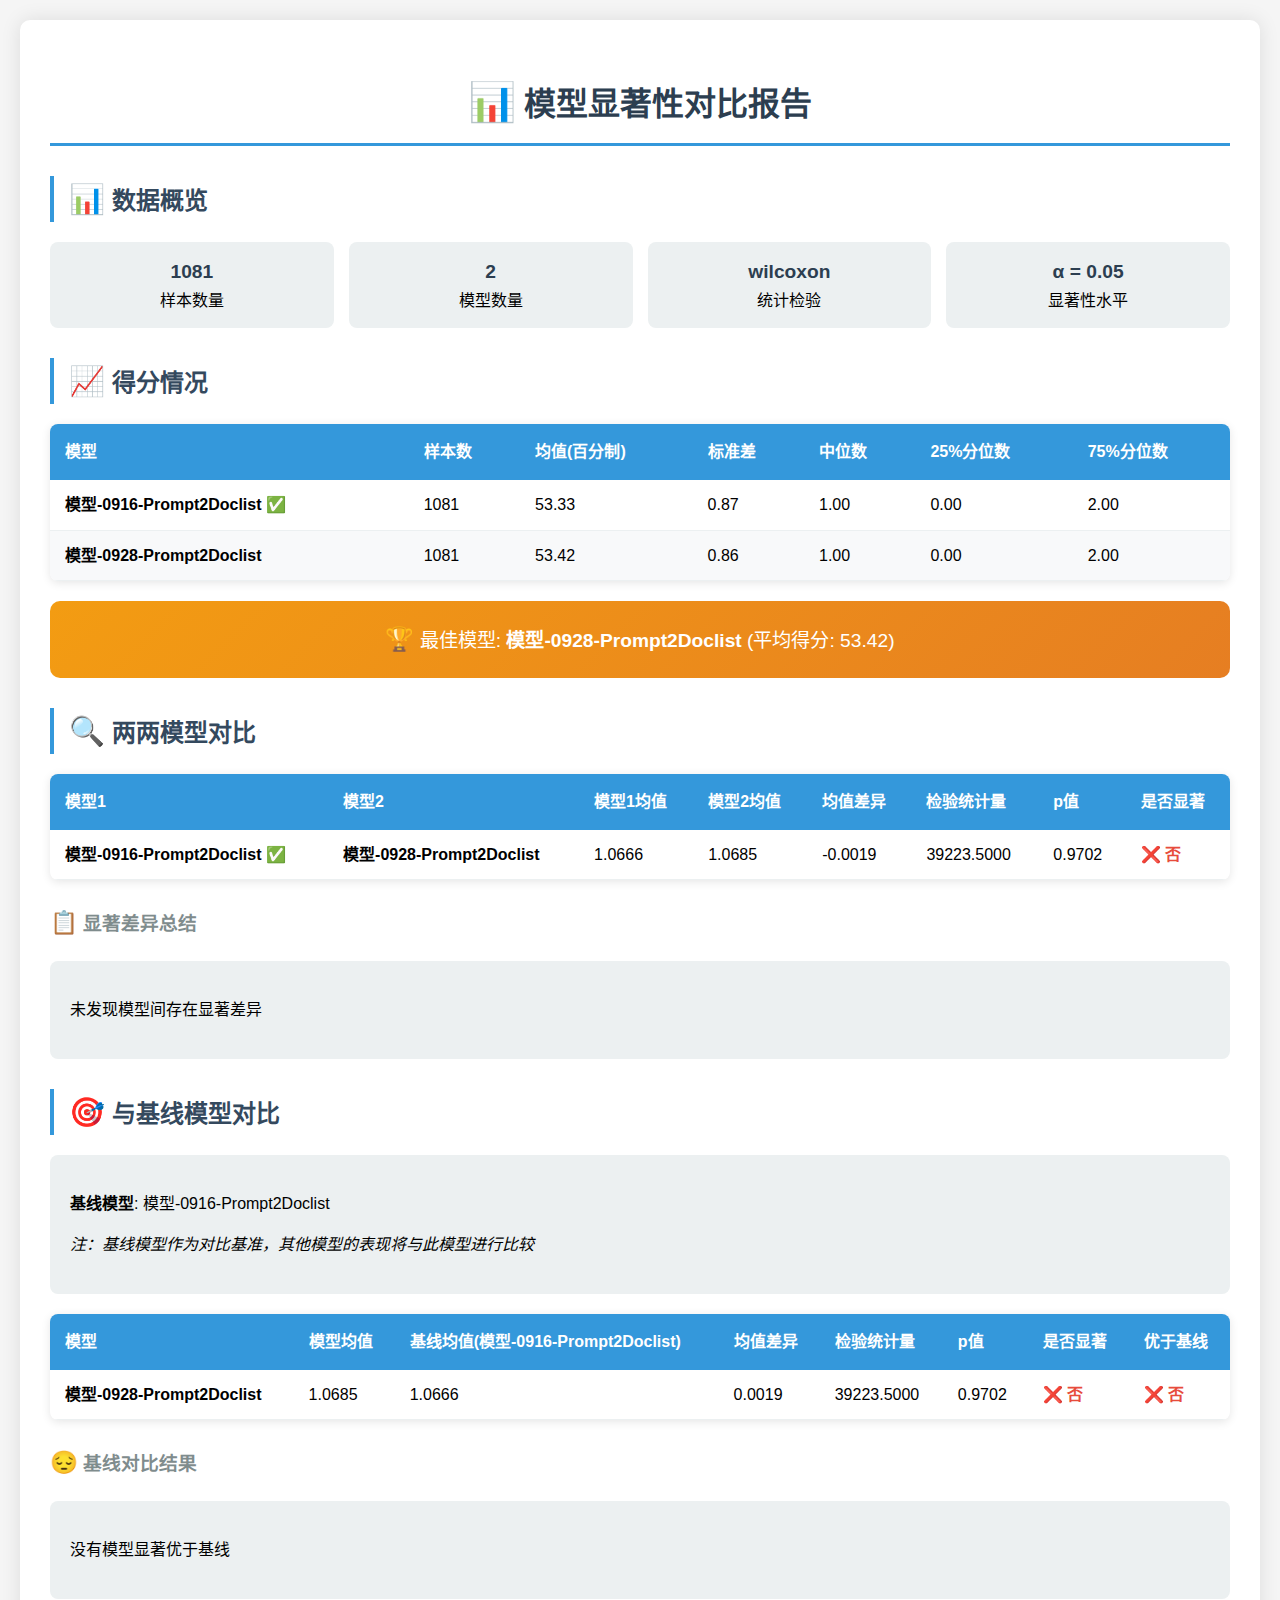
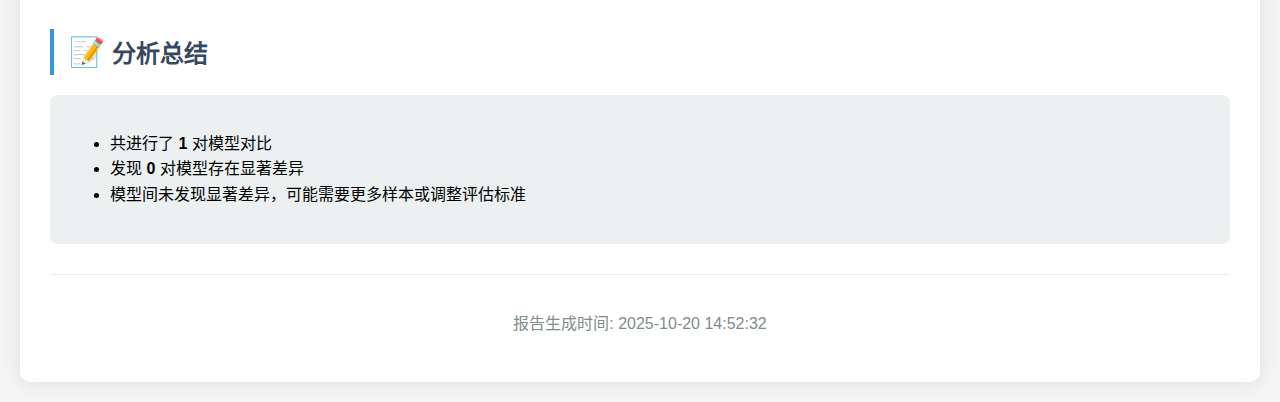
<file: frontend/搜应引擎评测-Prompt2Doclist_analysis_report.html>
<!DOCTYPE html>
<html lang="zh-CN">
<head>
    <meta charset="UTF-8">
    <meta name="viewport" content="width=device-width, initial-scale=1.0">
    <title>模型显著性对比报告</title>
    <style>
        body {
            font-family: 'Segoe UI', Tahoma, Geneva, Verdana, sans-serif;
            line-height: 1.6;
            margin: 0;
            padding: 20px;
            background-color: #f5f5f5;
        }
        .container {
            max-width: 1200px;
            margin: 0 auto;
            background: white;
            padding: 30px;
            border-radius: 10px;
            box-shadow: 0 0 20px rgba(0,0,0,0.1);
        }
        h1 {
            color: #2c3e50;
            text-align: center;
            border-bottom: 3px solid #3498db;
            padding-bottom: 10px;
            margin-bottom: 30px;
        }
        h2 {
            color: #34495e;
            border-left: 4px solid #3498db;
            padding-left: 15px;
            margin-top: 30px;
        }
        h3 {
            color: #7f8c8d;
            margin-top: 25px;
        }
        .info-grid {
            display: grid;
            grid-template-columns: repeat(auto-fit, minmax(200px, 1fr));
            gap: 15px;
            margin: 20px 0;
        }
        .info-card {
            background: #ecf0f1;
            padding: 15px;
            border-radius: 8px;
            text-align: center;
        }
        .info-card strong {
            color: #2c3e50;
            font-size: 1.2em;
        }
        table {
            width: 100%;
            border-collapse: collapse;
            margin: 20px 0;
            background: white;
            border-radius: 8px;
            overflow: hidden;
            box-shadow: 0 2px 10px rgba(0,0,0,0.1);
        }
        th {
            background: #3498db;
            color: white;
            padding: 15px;
            text-align: left;
            font-weight: 600;
        }
        td {
            padding: 12px 15px;
            border-bottom: 1px solid #ecf0f1;
        }
        tr:nth-child(even) {
            background: #f8f9fa;
        }
        tr:hover {
            background: #e8f4f8;
        }
        .best-model {
            background: linear-gradient(135deg, #f39c12, #e67e22);
            color: white;
            padding: 20px;
            border-radius: 10px;
            text-align: center;
            margin: 20px 0;
            font-size: 1.2em;
        }
        .significant {
            color: #27ae60;
            font-weight: bold;
        }
        .not-significant {
            color: #e74c3c;
            font-weight: bold;
        }
        .summary {
            background: #ecf0f1;
            padding: 20px;
            border-radius: 8px;
            margin: 20px 0;
        }
        .footer {
            text-align: center;
            color: #7f8c8d;
            margin-top: 30px;
            padding-top: 20px;
            border-top: 1px solid #ecf0f1;
        }
        .emoji {
            font-size: 1.2em;
        }
    </style>
</head>
<body>
    <div class="container">
        <h1><span class="emoji">📊</span> 模型显著性对比报告</h1>
        
        <h2><span class="emoji">📊</span> 数据概览</h2>
        <div class="info-grid">
            <div class="info-card">
                <strong>1081</strong><br>样本数量
            </div>
            <div class="info-card">
                <strong>2</strong><br>模型数量
            </div>
            <div class="info-card">
                <strong>wilcoxon</strong><br>统计检验
            </div>
            <div class="info-card">
                <strong>α = 0.05</strong><br>显著性水平
            </div>
        </div>
        
        <h2><span class="emoji">📈</span> 得分情况</h2>
        <table>
            <thead>
                <tr>
                    <th>模型</th>
                    <th>样本数</th>
                    <th>均值(百分制)</th>
                    <th>标准差</th>
                    <th>中位数</th>
                    <th>25%分位数</th>
                    <th>75%分位数</th>
                </tr>
            </thead>
            <tbody>
                <tr>
                    <td><strong>模型-0916-Prompt2Doclist ✅</strong></td>
                    <td>1081</td>
                    <td>53.33</td>
                    <td>0.87</td>
                    <td>1.00</td>
                    <td>0.00</td>
                    <td>2.00</td>
                </tr>
                <tr>
                    <td><strong>模型-0928-Prompt2Doclist</strong></td>
                    <td>1081</td>
                    <td>53.42</td>
                    <td>0.86</td>
                    <td>1.00</td>
                    <td>0.00</td>
                    <td>2.00</td>
                </tr>
            </tbody>
        </table>
        <div class="best-model">
            <span class="emoji">🏆</span> 最佳模型: <strong>模型-0928-Prompt2Doclist</strong> (平均得分: 53.42)
        </div>
        <h2><span class="emoji">🔍</span> 两两模型对比</h2>
        <table>
            <thead>
                <tr>
                    <th>模型1</th>
                    <th>模型2</th>
                    <th>模型1均值</th>
                    <th>模型2均值</th>
                    <th>均值差异</th>
                    <th>检验统计量</th>
                    <th>p值</th>
                    <th>是否显著</th>
                </tr>
            </thead>
            <tbody>
                <tr>
                    <td><strong>模型-0916-Prompt2Doclist ✅</strong></td>
                    <td><strong>模型-0928-Prompt2Doclist</strong></td>
                    <td>1.0666</td>
                    <td>1.0685</td>
                    <td>-0.0019</td>
                    <td>39223.5000</td>
                    <td>0.9702</td>
                    <td class="not-significant">❌ 否</td>
                </tr>
            </tbody>
        </table>
        <h3><span class="emoji">📋</span> 显著差异总结</h3>
        <div class="summary">
            <p>未发现模型间存在显著差异</p>
        </div>
        <h2><span class="emoji">🎯</span> 与基线模型对比</h2>
        <div class="summary">
            <p><strong>基线模型</strong>: 模型-0916-Prompt2Doclist</p>
            <p><em>注：基线模型作为对比基准，其他模型的表现将与此模型进行比较</em></p>
        </div>
        <table>
            <thead>
                <tr>
                    <th>模型</th>
                    <th>模型均值</th>
                    <th>基线均值(模型-0916-Prompt2Doclist)</th>
                    <th>均值差异</th>
                    <th>检验统计量</th>
                    <th>p值</th>
                    <th>是否显著</th>
                    <th>优于基线</th>
                </tr>
            </thead>
            <tbody>
                <tr>
                    <td><strong>模型-0928-Prompt2Doclist</strong></td>
                    <td>1.0685</td>
                    <td>1.0666</td>
                    <td>0.0019</td>
                    <td>39223.5000</td>
                    <td>0.9702</td>
                    <td class="not-significant">❌ 否</td>
                    <td class="not-significant">❌ 否</td>
                </tr>
            </tbody>
        </table>
        <h3><span class="emoji">😔</span> 基线对比结果</h3>
        <div class="summary">
            <p>没有模型显著优于基线</p>
        </div>
        <h2><span class="emoji">📝</span> 分析总结</h2>
        <div class="summary">
            <ul>
                <li>共进行了 <strong>1</strong> 对模型对比</li>
                <li>发现 <strong>0</strong> 对模型存在显著差异</li>
                <li>模型间未发现显著差异，可能需要更多样本或调整评估标准</li>
            </ul>
        </div>
        
        <div class="footer">
            <p>报告生成时间: 2025-10-20 14:52:32</p>
        </div>
    </div>
</body>
</html>
</file>
